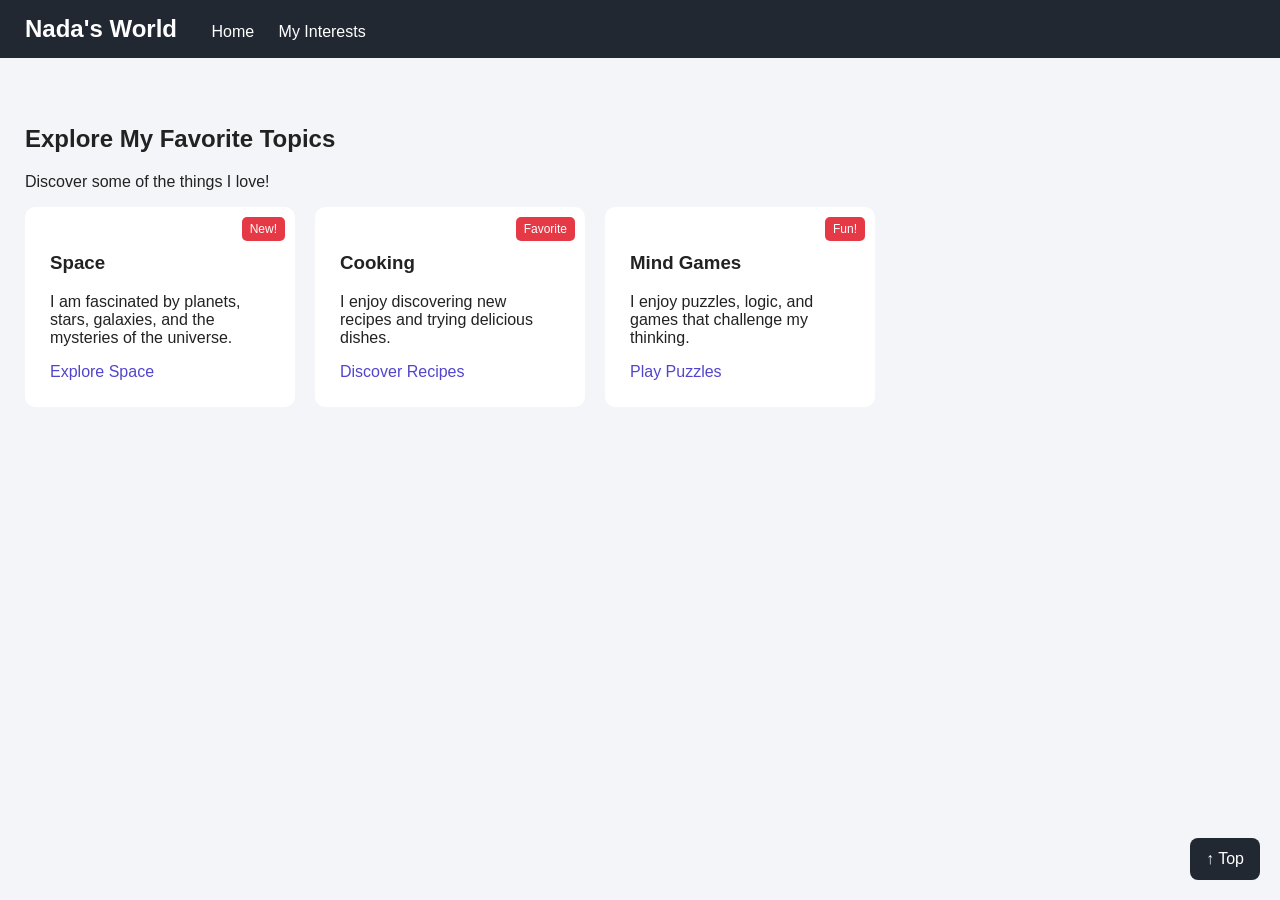
<file: project-2/ex01/index.html>
<!DOCTYPE html>
<html lang="en">
<head>
    <meta charset="UTF-8">
    <meta name="viewport" content="width=device-width, initial-scale=1.0">
    <title>Nada's World - Positioning</title>
    <link rel="stylesheet" href="style.css">
</head>
<body>

    <nav class="navbar">
        <h1>Nada's World</h1>
        <a href="#home">Home</a>
        <a href="#interests">My Interests</a>
    </nav>

    <main id="home">
        <h2>Explore My Favorite Topics</h2>
        <p>Discover some of the things I love!</p>

        <div class="card-container" id="interests">

            <div class="card">
                <span class="badge">New!</span>
                <h3>Space</h3>
                <p>
                    I am fascinated by planets, stars,
                    galaxies, and the mysteries of the universe.
                </p>
                <a href="https://science.nasa.gov/universe/"
                   target="_blank"
                   rel="noopener noreferrer">
                    Explore Space
                </a>
            </div>

            <div class="card">
                <span class="badge">Favorite</span>
                <h3>Cooking</h3>
                <p>
                    I enjoy discovering new recipes and
                    trying delicious dishes.
                </p>
                <a href="https://www.bbcgoodfood.com/"
                   target="_blank"
                   rel="noopener noreferrer">
                    Discover Recipes
                </a>
            </div>

            <div class="card">
                <span class="badge">Fun!</span>
                <h3>Mind Games</h3>
                <p>
                    I enjoy puzzles, logic, and games
                    that challenge my thinking.
                </p>
                <a href="https://www.chess.com/puzzles"
                   target="_blank"
                   rel="noopener noreferrer">
                    Play Puzzles
                </a>
            </div>

        </div>
    </main>

    <a class="back-to-top" href="#home">↑ Top</a>

</body>
</html>
</file>
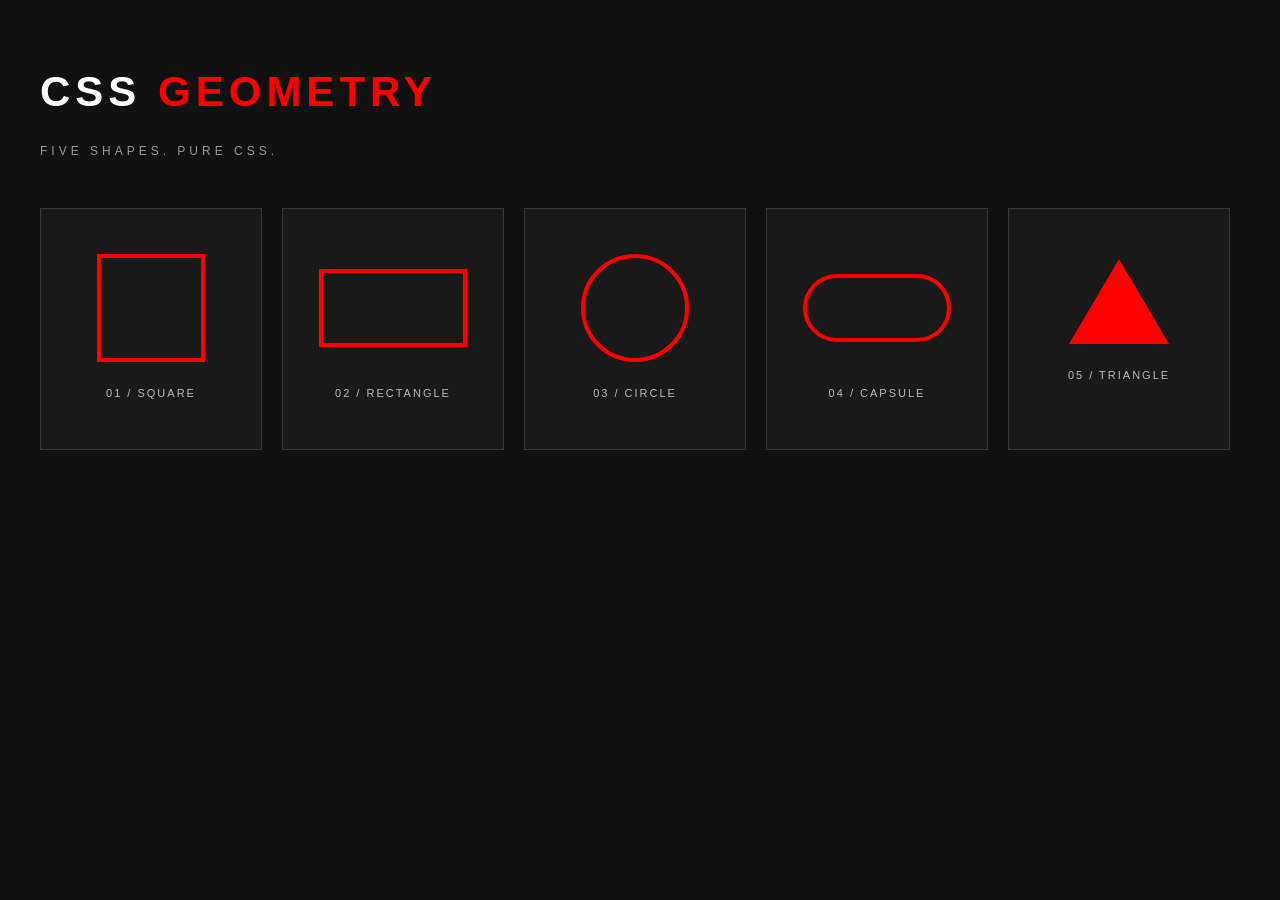
<file: project-2/ex02/index.html>
<!DOCTYPE html>
<html lang="en">
<head>
    <meta charset="UTF-8">
    <meta name="viewport" content="width=device-width, initial-scale=1.0">
    <title>CSS Geometry | 02</title>
    <link rel="stylesheet" href="style.css">
</head>
<body>

    <h1>CSS <span>GEOMETRY</span></h1>
    <p class="subtitle">FIVE SHAPES. PURE CSS.</p>

    <main class="shape-container">
        <div class="shape-card">
            <div class="square"></div>
            <p>01 / SQUARE</p>
        </div>

        <div class="shape-card">
            <div class="rectangle"></div>
            <p>02 / RECTANGLE</p>
        </div>

        <div class="shape-card">
            <div class="circle"></div>
            <p>03 / CIRCLE</p>
        </div>

        <div class="shape-card">
            <div class="pill"></div>
            <p>04 / CAPSULE</p>
        </div>

        <div class="shape-card">
            <div class="triangle"></div>
            <p>05 / TRIANGLE</p>
        </div>
    </main>

</body>
</html>
</file>
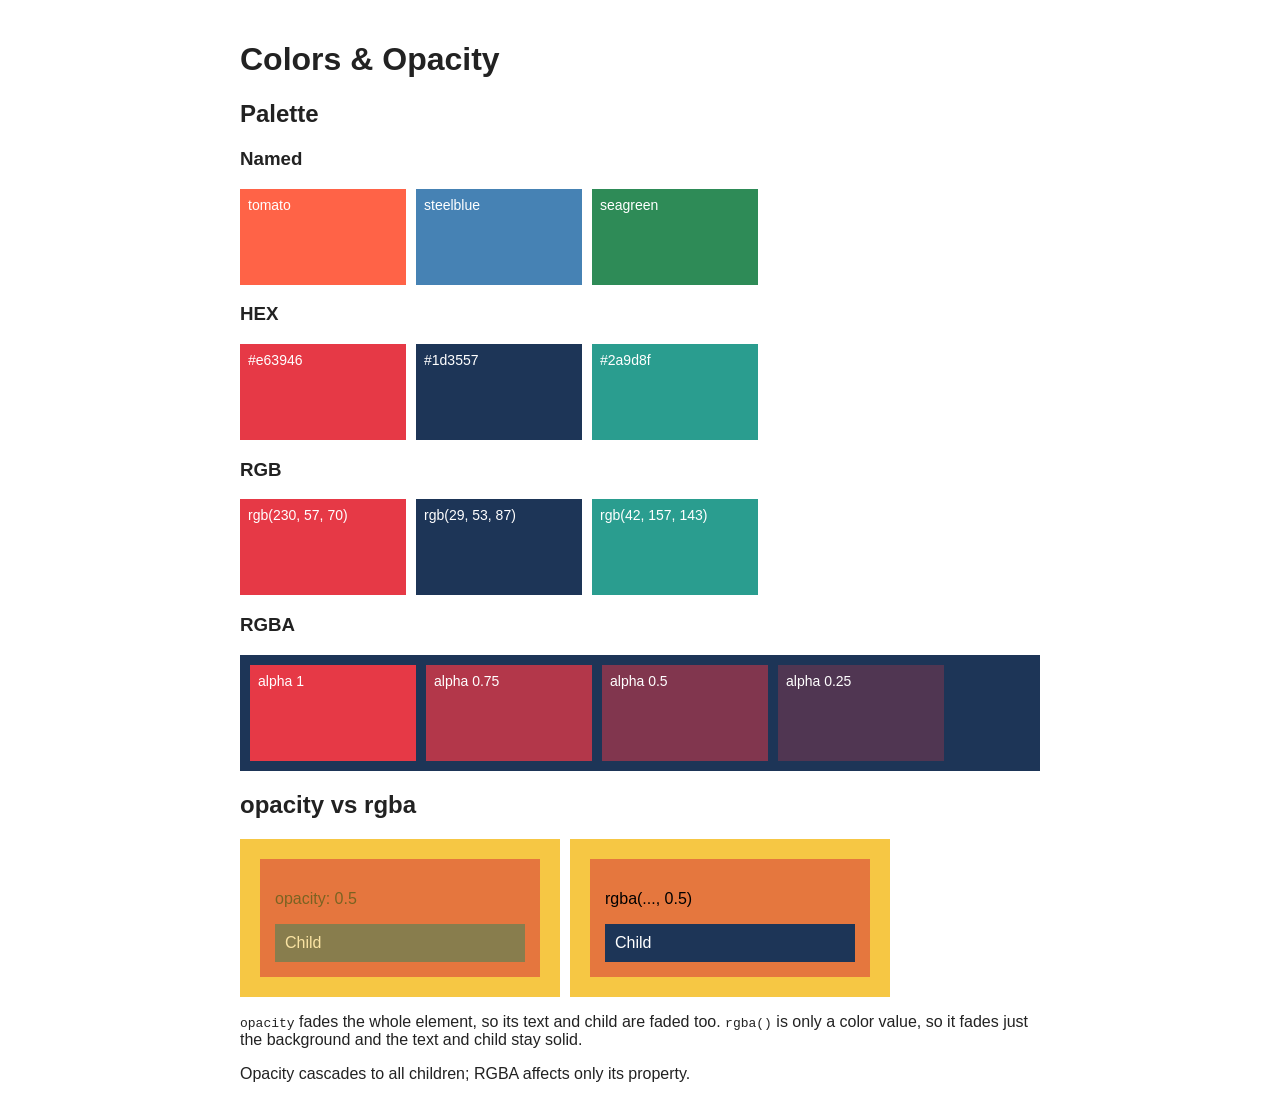
<file: project-2/ex03/index.html>
<!DOCTYPE html>
<html lang="en">
<head>
  <meta charset="UTF-8">
  <title>Colors & Opacity</title>
  <link rel="stylesheet" href="style.css">
</head>
<body>

  <h1>Colors & Opacity</h1>

  <h2>Palette</h2>

  <h3>Named</h3>
  <div class="row">
    <div class="swatch named1">tomato</div>
    <div class="swatch named2">steelblue</div>
    <div class="swatch named3">seagreen</div>
  </div>

  <h3>HEX</h3>
  <div class="row">
    <div class="swatch hex1">#e63946</div>
    <div class="swatch hex2">#1d3557</div>
    <div class="swatch hex3">#2a9d8f</div>
  </div>

  <h3>RGB</h3>
  <div class="row">
    <div class="swatch rgb1">rgb(230, 57, 70)</div>
    <div class="swatch rgb2">rgb(29, 53, 87)</div>
    <div class="swatch rgb3">rgb(42, 157, 143)</div>
  </div>

  <h3>RGBA</h3>
  <div class="row dark">
    <div class="swatch rgba1">alpha 1</div>
    <div class="swatch rgba2">alpha 0.75</div>
    <div class="swatch rgba3">alpha 0.5</div>
    <div class="swatch rgba4">alpha 0.25</div>
  </div>

  <h2>opacity vs rgba</h2>

  <div class="row">
    <div class="stage">
      <div class="box opacity-box">
        <p>opacity: 0.5</p>
        <div class="child">Child</div>
      </div>
    </div>

    <div class="stage">
      <div class="box rgba-box">
        <p>rgba(..., 0.5)</p>
        <div class="child">Child</div>
      </div>
    </div>
  </div>

  <p>
    <code>opacity</code> fades the whole element, so its text and child are faded too.
    <code>rgba()</code> is only a color value, so it fades just the background and the text and child stay solid.
  </p>

  <p>Opacity cascades to all children; RGBA affects only its property.</p>

</body>
</html>
</file>
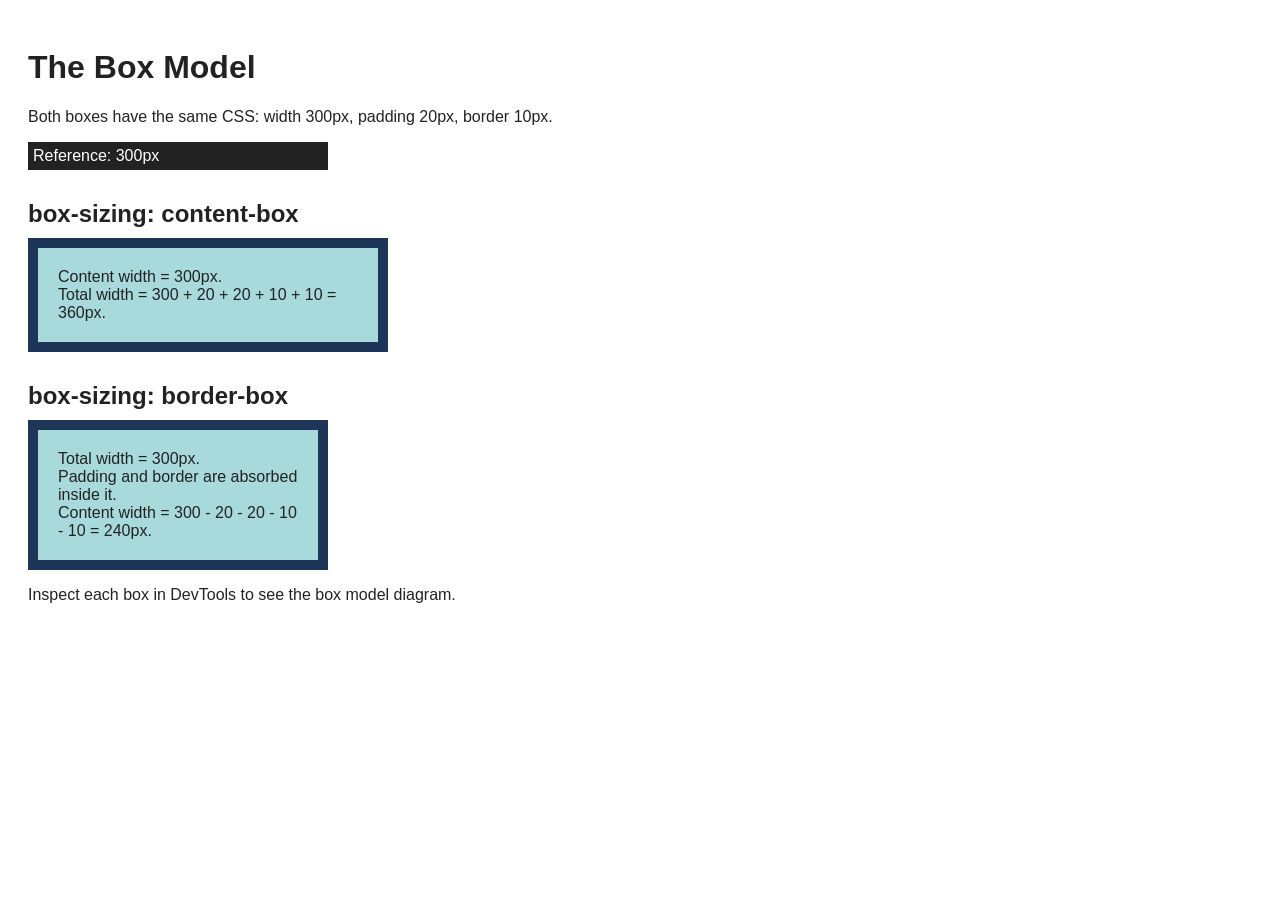
<file: project-2/ex04/index.html>
<!DOCTYPE html>
<html lang="en">
<head>
  <meta charset="UTF-8">
  <title>The Box Model</title>
  <link rel="stylesheet" href="style.css">
</head>
<body>

  <h1>The Box Model</h1>
  <p>Both boxes have the same CSS: width 300px, padding 20px, border 10px.</p>

  <div class="ruler">Reference: 300px</div>

  <h2>box-sizing: content-box</h2>
  <div class="box content-box">
    Content width = 300px.<br>
    Total width = 300 + 20 + 20 + 10 + 10 = 360px.
  </div>

  <h2>box-sizing: border-box</h2>
  <div class="box border-box">
    Total width = 300px.<br>
    Padding and border are absorbed inside it.<br>
    Content width = 300 - 20 - 20 - 10 - 10 = 240px.
  </div>

  <p>Inspect each box in DevTools to see the box model diagram.</p>

</body>
</html>
</file>
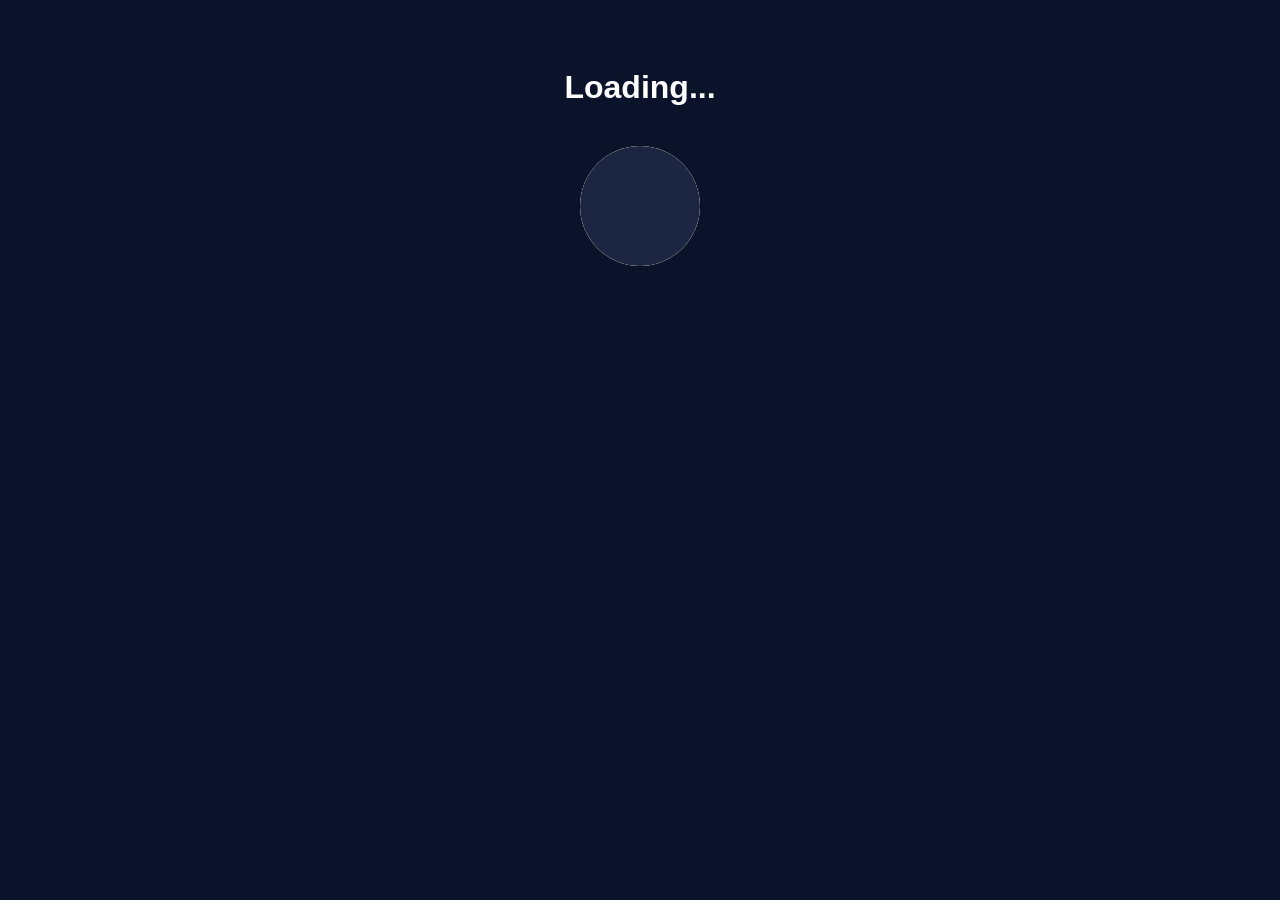
<file: project-2/ex05/index.html>
<!DOCTYPE html>
<html lang="en">
<head>
  <meta charset="UTF-8">
  <title>Moon Phases Loader</title>
  <link rel="stylesheet" href="style.css">
</head>
<body>

  <h1>Loading...</h1>

  <div class="moon">
    <div class="shadow"></div>
  </div>

</body>
</html>
</file>
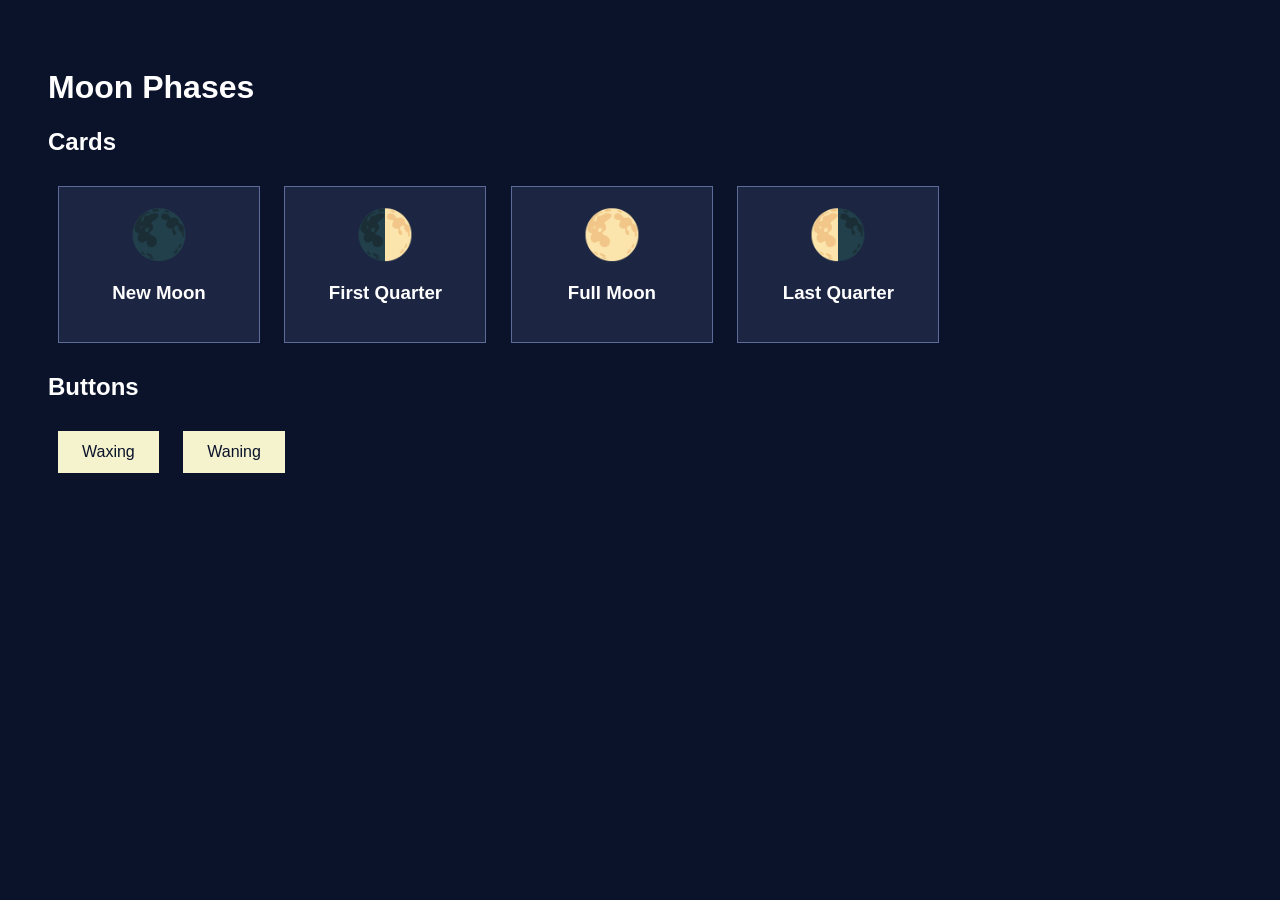
<file: project-2/ex06/index.html>
<!DOCTYPE html>
<html lang="en">
<head>
  <meta charset="UTF-8">
  <title>Moon Phases Hover</title>
  <link rel="stylesheet" href="style.css">
</head>
<body>

  <h1>Moon Phases</h1>

  <h2>Cards</h2>
  <div class="card">
    <div class="icon">🌑</div>
    <h3>New Moon</h3>
  </div>
  <div class="card">
    <div class="icon">🌓</div>
    <h3>First Quarter</h3>
  </div>
  <div class="card">
    <div class="icon">🌕</div>
    <h3>Full Moon</h3>
  </div>
  <div class="card">
    <div class="icon">🌗</div>
    <h3>Last Quarter</h3>
  </div>

  <h2>Buttons</h2>
  <button class="button">Waxing</button>
  <button class="button">Waning</button>

</body>
</html>
</file>
<file: project-2/ex01/style.css>
body {
    margin: 0;
    padding-top: 80px;
    font-family: Arial, sans-serif;
    background-color: #f4f5f8;
    color: #222;
}

.navbar {
    position: fixed;
    top: 0;
    left: 0;
    width: 100%;
    box-sizing: border-box;
    z-index: 100;
    background-color: #222831;
    color: white;
    padding: 15px 25px;
}

.navbar h1 {
    display: inline-block;
    margin: 0 30px 0 0;
}

.navbar a {
    color: white;
    text-decoration: none;
    margin-right: 20px;
}

main {
    padding: 25px;
}

.card-container {
    position: relative;
    display: flex;
    flex-wrap: wrap;
    gap: 20px;
}

.card {
    position: relative;
    background-color: white;
    padding: 25px;
    border-radius: 10px;
    width: 220px;
    min-height: 150px;
}

.badge {
    position: absolute;
    top: 10px;
    right: 10px;
    z-index: 1;
    background-color: #e63946;
    color: white;
    padding: 5px 8px;
    border-radius: 5px;
    font-size: 12px;
}

.card h3 {
    margin-top: 20px;
}

.card a {
    color: #5145cd;
    text-decoration: none;
}

.back-to-top {
    position: fixed;
    bottom: 20px;
    right: 20px;
    z-index: 101;
    background-color: #222831;
    color: white;
    padding: 12px 16px;
    border-radius: 8px;
    text-decoration: none;
}
</file>
<file: project-2/ex02/style.css>
body {
    margin: 0;
    padding: 40px;
    background-color: #111111;
    color: white;
    font-family: Arial, sans-serif;
}

h1 {
    font-size: 42px;
    letter-spacing: 5px;
}

h1 span {
    color: red;
}

.subtitle {
    color: #999999;
    letter-spacing: 4px;
    font-size: 12px;
}

.shape-container {
    display: flex;
    flex-wrap: wrap;
    gap: 20px;
    margin-top: 50px;
}

.shape-card {
    width: 180px;
    height: 200px;
    border: 1px solid #383838;
    text-align: center;
    padding: 20px;
    background-color: #191919;
}

.square {
    width: 100px;
    height: 100px;
    border: 4px solid red;
    margin: 25px auto;
}

.rectangle {
    width: 140px;
    height: 70px;
    border: 4px solid red;
    margin: 40px auto;
}

.circle {
    width: 100px;
    height: 100px;
    border: 4px solid red;
    border-radius: 50%;
    margin: 25px auto;
}

.pill {
    width: 140px;
    height: 60px;
    border: 4px solid red;
    border-radius: 50px;
    margin: 45px auto;
}

.triangle {
    width: 0;
    height: 0;
    border: 50px solid transparent;
    border-bottom: 85px solid red;
    border-top: 0;
    margin: 30px auto 25px;
}

.shape-card p {
    color: #bbbbbb;
    font-size: 11px;
    letter-spacing: 2px;
}
</file>
<file: project-2/ex03/style.css>
body {
  font-family: Arial, sans-serif;
  color: #222222;
  background-color: #ffffff;
  max-width: 800px;
  margin: 0 auto;
  padding: 20px;
}

.row {
  display: flex;
  gap: 10px;
  flex-wrap: wrap;
}

.dark {
  background-color: #1d3557;
  padding: 10px;
}

.swatch {
  width: 150px;
  height: 80px;
  padding: 8px;
  color: #ffffff;
  font-size: 14px;
}

/* Named */
.named1 { background-color: tomato; }
.named2 { background-color: steelblue; }
.named3 { background-color: seagreen; }

/* HEX */
.hex1 { background-color: #e63946; }
.hex2 { background-color: #1d3557; }
.hex3 { background-color: #2a9d8f; }

/* RGB */
.rgb1 { background-color: rgb(230, 57, 70); }
.rgb2 { background-color: rgb(29, 53, 87); }
.rgb3 { background-color: rgb(42, 157, 143); }

/* RGBA */
.rgba1 { background-color: rgba(230, 57, 70, 1); }
.rgba2 { background-color: rgba(230, 57, 70, 0.75); }
.rgba3 { background-color: rgba(230, 57, 70, 0.5); }
.rgba4 { background-color: rgba(230, 57, 70, 0.25); }

/* Comparison */
.stage {
  background-color: #f6c744;
  padding: 20px;
}

.box {
  width: 250px;
  padding: 15px;
  color: #000000;
}

.child {
  background-color: #1d3557;
  color: #ffffff;
  padding: 10px;
}

.opacity-box {
  background-color: #d62839;
  opacity: 0.5;
}

.rgba-box {
  background-color: rgba(214, 40, 57, 0.5);
}
</file>
<file: project-2/ex04/style.css>
*,
*::before,
*::after {
  box-sizing: border-box;
}

body {
  font-family: Arial, sans-serif;
  color: #222222;
  padding: 20px;
}

h2 {
  margin-top: 30px;
  margin-bottom: 10px;
}

.ruler {
  width: 300px;
  background-color: #222222;
  color: #ffffff;
  padding: 5px;
}

.box {
  width: 300px;
  padding: 20px;
  border: 10px solid #1d3557;
  margin-bottom: 10px;
  background-color: #a8dadc;
}

.content-box {
  box-sizing: content-box;
}

.border-box {
  box-sizing: border-box;
}
</file>
<file: project-2/ex05/style.css>
body {
  background-color: #0b132b;
  color: #ffffff;
  font-family: Arial, sans-serif;
  text-align: center;
  padding: 40px;
}

.moon {
  position: relative;
  width: 120px;
  height: 120px;
  margin: 40px auto;
  border-radius: 50%;
  overflow: hidden;
  background-color: #f5f3ce;
}

.shadow {
  position: absolute;
  top: 0;
  left: 0;
  width: 120px;
  height: 120px;
  border-radius: 50%;
  background-color: #1c2541;

  animation-name: phases;
  animation-duration: 8s;
  animation-timing-function: linear;
  animation-iteration-count: infinite;
}

/* The shadow slides across the moon:
   new moon -> crescent -> half -> gibbous -> full moon -> and back */
@keyframes phases {
  0% {
    transform: translateX(0);       /* new moon */
  }
  50% {
    transform: translateX(-120px);  /* full moon */
  }
  50.01% {
    transform: translateX(120px);   /* full moon (shadow on the other side) */
  }
  100% {
    transform: translateX(0);       /* new moon */
  }
}
</file>
<file: project-2/ex06/style.css>
body {
  background-color: #0b132b;
  color: #ffffff;
  font-family: Arial, sans-serif;
  padding: 40px;
}

.card {
  display: inline-block;
  width: 160px;
  padding: 20px;
  margin: 10px;
  border: 1px solid #5c6b9a;
  background-color: #1c2541;
  text-align: center;
  transition: transform 0.3s ease;
}

.icon {
  font-size: 48px;
}

.button {
  padding: 12px 24px;
  margin: 10px;
  border: none;
  background-color: #f5f3ce;
  color: #0b132b;
  font-size: 16px;
  cursor: pointer;
  transition: transform 0.3s ease;
}

.card:hover,
.button:hover {
  transform: translateY(-8px) scale(1.05);
}
</file>
